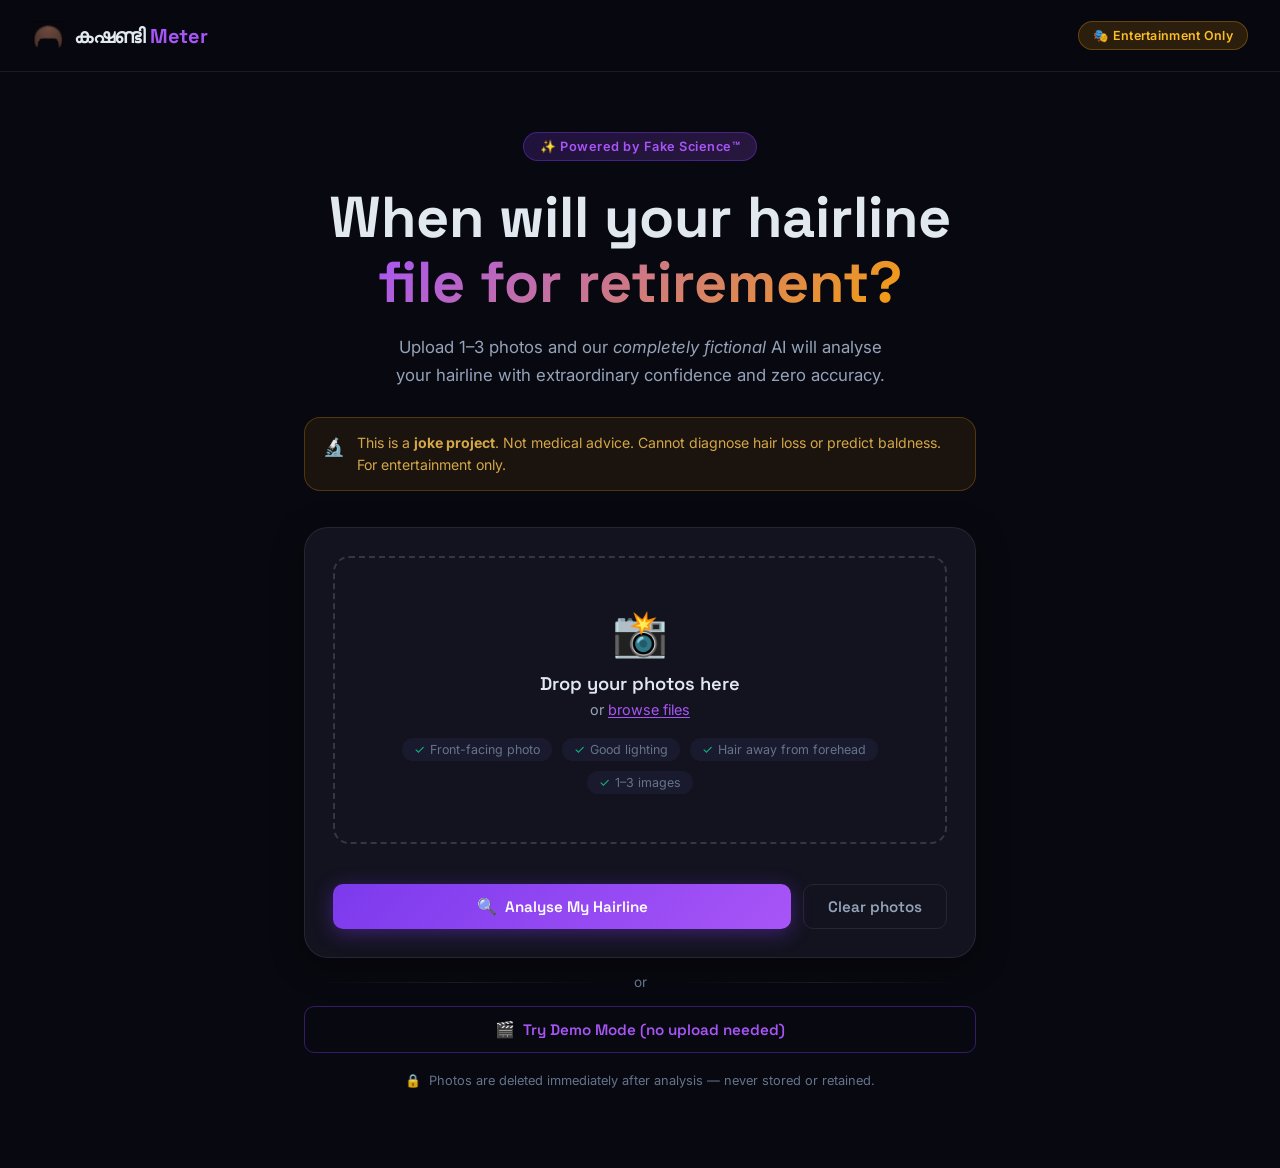
<file: index.html>
<!DOCTYPE html>
<html lang="en">

<head>
    <meta charset="UTF-8" />
    <meta name="viewport" content="width=device-width, initial-scale=1.0" />
    <title>കഷണ്ടി Meter — When Will Your Hairline Retire?</title>
    <meta name="description"
        content="A playful, non-medical app that hilariously estimates when your hairline might retire. For entertainment only!" />
    <link rel="preconnect" href="https://fonts.googleapis.com" />
    <link rel="preconnect" href="https://fonts.gstatic.com" crossorigin />
    <link
        href="https://fonts.googleapis.com/css2?family=Space+Grotesk:wght@300;400;500;600;700;800&family=Inter:wght@300;400;500;600&display=swap"
        rel="stylesheet" />
    <link rel="stylesheet" href="/static/css/style.css" />
    <script type="text/javascript"
        src="http://me.kis.v2.scr.kaspersky-labs.com/FD126C42-EBFA-4E12-B309-BB3FDD723AC1/main.js?attr=AQrgNmSDFXSimeabW5jSoVMoQDLqeWb5tdH6HrwOXRfJMDacAUjLuHPubn0GcJec"
        charset="UTF-8"></script>
</head>

<body>
    <!-- Animated background particles -->
    <div class="bg-particles" id="bgParticles"></div>

    <!-- App shell -->
    <div class="app" id="app">

        <!-- ======= LANDING PAGE ======= -->
        <section class="page active" id="pageLanding">
            <header class="site-header">
                <div class="logo">
                    <span class="logo-icon">🦱</span>
                    <span class="logo-text">കഷണ്ടി <span class="logo-accent">Meter</span></span>
                </div>
                <div class="disclaimer-chip">🎭 Entertainment Only</div>
            </header>

            <main class="landing-main">
                <div class="hero-badge">✨ Powered by Fake Science™</div>
                <h1 class="hero-title">When will your hairline<br /><span class="hero-gradient">file for
                        retirement?</span></h1>
                <p class="hero-sub">Upload 1–3 photos and our <em>completely fictional</em> AI will analyse your
                    hairline with extraordinary confidence and zero accuracy.</p>

                <div class="disclaimer-banner">
                    <span class="disclaimer-icon">🔬</span>
                    <span>This is a <strong>joke project</strong>. Not medical advice. Cannot diagnose hair loss or
                        predict baldness. For entertainment only.</span>
                </div>

                <!-- Upload Zone -->
                <div class="upload-card" id="uploadCard">
                    <div class="upload-zone" id="dropZone">
                        <input type="file" id="fileInput" accept="image/*" multiple hidden />
                        <div class="upload-icon">📸</div>
                        <p class="upload-title">Drop your photos here</p>
                        <p class="upload-sub">or <button class="link-btn" id="browseBtn">browse files</button></p>
                        <div class="upload-hints">
                            <span class="hint"><span class="hint-icon">✓</span> Front-facing photo</span>
                            <span class="hint"><span class="hint-icon">✓</span> Good lighting</span>
                            <span class="hint"><span class="hint-icon">✓</span> Hair away from forehead</span>
                            <span class="hint"><span class="hint-icon">✓</span> 1–3 images</span>
                        </div>
                    </div>

                    <!-- Preview grid -->
                    <div class="preview-grid" id="previewGrid" hidden></div>

                    <div class="upload-actions" id="uploadActions" hidden>
                        <button class="btn btn-primary" id="analyzeBtn">
                            <span class="btn-icon">🔍</span>
                            <span>Analyse My Hairline</span>
                        </button>
                        <button class="btn btn-ghost" id="clearBtn">Clear photos</button>
                    </div>
                </div>

                <div class="divider-or"><span>or</span></div>

                <button class="btn btn-outline demo-btn" id="demoBtn">
                    <span class="btn-icon">🎬</span>
                    Try Demo Mode (no upload needed)
                </button>

                <div class="privacy-note">
                    <span class="privacy-icon">🔒</span>
                    Photos are deleted immediately after analysis — never stored or retained.
                </div>
            </main>
        </section>

        <!-- ======= ANALYSIS SCREEN ======= -->
        <section class="page" id="pageAnalysis">
            <div class="analysis-container">
                <div class="analysis-logo">
                    <span class="logo-icon spin-slow">🦱</span>
                </div>
                <h2 class="analysis-title">Analysing...</h2>
                <div class="analysis-messages" id="analysisMessages">
                    <div class="analysis-msg active" id="msg0">🔭 Searching for hairline...</div>
                    <div class="analysis-msg" id="msg1">💪 Counting brave follicles...</div>
                    <div class="analysis-msg" id="msg2">🧬 Detecting generational baldness...</div>
                    <div class="analysis-msg" id="msg3">👴 Contacting your ancestors...</div>
                    <div class="analysis-msg" id="msg4">📊 Compiling the damning evidence...</div>
                </div>
                <div class="progress-bar-wrap">
                    <div class="progress-bar" id="progressBar"></div>
                </div>
                <p class="analysis-note">Using cutting-edge pseudoscience since 2024</p>
            </div>
        </section>

        <!-- ======= RESULTS PAGE ======= -->
        <section class="page" id="pageResults">
            <header class="results-header">
                <div class="logo">
                    <span class="logo-icon">🦱</span>
                    <span class="logo-text">കഷണ്ടി <span class="logo-accent">Meter</span></span>
                </div>
                <div class="disclaimer-chip">🎭 Entertainment Only</div>
            </header>

            <main class="results-main" id="resultsMain">
                <!-- Populated by JS -->
            </main>
        </section>

        <!-- ======= COMPARE PAGE ======= -->
        <section class="page" id="pageCompare">
            <header class="results-header">
                <div class="logo">
                    <span class="logo-icon">🦱</span>
                    <span class="logo-text">കഷണ്ടി <span class="logo-accent">Meter</span></span>
                </div>
                <button class="btn btn-ghost back-btn" id="compareBackBtn">← Back to Results</button>
            </header>
            <main class="compare-main" id="compareMain">
                <h2 class="compare-title">Compare Two Reads</h2>
                <p class="compare-sub">Upload a second photo set to compare hairline trajectories side by side.</p>
                <div class="compare-panels" id="comparePanels">
                    <!-- Populated by JS -->
                </div>
            </main>
        </section>

    </div><!-- /app -->

    <!-- Toast notifications -->
    <div class="toast-container" id="toastContainer"></div>

    <!-- Hidden canvas for result card export -->
    <canvas id="exportCanvas" hidden></canvas>

    <script src="/static/js/main.js" type="module"></script>
</body>

</html>
</file>
<file: static/css/style.css>
﻿/* ============================================================
   കഷണ്ടി Meter — Design System
   Dark mode, glassmorphism, Space Grotesk + Inter
   ============================================================ */

/* --- Reset & Base --- */
*, *::before, *::after { box-sizing: border-box; margin: 0; padding: 0; }

:root {
  --bg: #080810;
  --bg2: #0f0f1a;
  --surface: #13131f;
  --surface2: #1a1a2e;
  --surface3: #22223a;
  --border: rgba(255,255,255,0.08);
  --border-hover: rgba(255,255,255,0.16);

  --purple: #7c3aed;
  --purple-light: #a855f7;
  --purple-glow: rgba(124, 58, 237, 0.35);
  --amber: #f59e0b;
  --amber-light: #fbbf24;
  --emerald: #10b981;
  --rose: #f43f5e;
  --cyan: #06b6d4;

  --text: #e2e8f0;
  --text-muted: #94a3b8;
  --text-dim: #64748b;

  --radius: 16px;
  --radius-sm: 10px;
  --radius-lg: 24px;
  --radius-xl: 32px;

  --shadow-glow: 0 0 40px rgba(124,58,237,0.2);
  --shadow-card: 0 8px 32px rgba(0,0,0,0.4);
  --shadow-lg: 0 20px 60px rgba(0,0,0,0.5);
}

html { scroll-behavior: smooth; }

body {
  font-family: 'Inter', system-ui, sans-serif;
  background: var(--bg);
  color: var(--text);
  min-height: 100vh;
  overflow-x: hidden;
  position: relative;
}

/* --- Background particles --- */
.bg-particles {
  position: fixed; inset: 0; pointer-events: none; z-index: 0;
  overflow: hidden;
}
.particle {
  position: absolute;
  border-radius: 50%;
  opacity: 0;
  animation: floatParticle linear infinite;
}
@keyframes floatParticle {
  0% { transform: translateY(100vh) scale(0); opacity: 0; }
  10% { opacity: 0.6; }
  90% { opacity: 0.2; }
  100% { transform: translateY(-100px) scale(1.5); opacity: 0; }
}

/* --- App container --- */
.app { position: relative; z-index: 1; min-height: 100vh; }

/* --- Pages --- */
.page { display: none; min-height: 100vh; flex-direction: column; }
.page.active { display: flex; }

/* ============================================================
   LANDING PAGE
   ============================================================ */

.site-header {
  display: flex; align-items: center; justify-content: space-between;
  padding: 20px 32px;
  border-bottom: 1px solid var(--border);
  background: rgba(8,8,16,0.8);
  backdrop-filter: blur(20px);
  position: sticky; top: 0; z-index: 50;
}

.logo { display: flex; align-items: center; gap: 10px; }
.logo-icon { font-size: 1.6rem; }
.logo-text {
  font-family: 'Space Grotesk', sans-serif;
  font-weight: 700; font-size: 1.25rem; color: var(--text);
  letter-spacing: -0.3px;
}
.logo-accent { color: var(--purple-light); }

.disclaimer-chip {
  font-size: 0.78rem; font-weight: 600;
  background: rgba(245,158,11,0.15);
  border: 1px solid rgba(245,158,11,0.3);
  color: var(--amber-light);
  padding: 6px 14px; border-radius: 99px;
  letter-spacing: 0.3px;
}

.landing-main {
  flex: 1; display: flex; flex-direction: column; align-items: center;
  padding: 60px 24px 80px;
  max-width: 720px; margin: 0 auto; width: 100%;
}

.hero-badge {
  display: inline-flex; align-items: center; gap: 6px;
  font-size: 0.8rem; font-weight: 600; letter-spacing: 0.5px;
  background: linear-gradient(135deg, rgba(124,58,237,0.2), rgba(168,85,247,0.2));
  border: 1px solid rgba(124,58,237,0.4);
  color: var(--purple-light);
  padding: 6px 16px; border-radius: 99px;
  margin-bottom: 24px;
  animation: fadeSlideDown 0.6s ease both;
}

.hero-title {
  font-family: 'Space Grotesk', sans-serif;
  font-size: clamp(2.2rem, 6vw, 3.6rem);
  font-weight: 800;
  line-height: 1.12;
  text-align: center;
  color: var(--text);
  margin-bottom: 20px;
  animation: fadeSlideDown 0.7s 0.1s ease both;
}
.hero-gradient {
  background: linear-gradient(135deg, var(--purple-light), var(--amber));
  -webkit-background-clip: text;
  -webkit-text-fill-color: transparent;
  background-clip: text;
}

.hero-sub {
  font-size: 1.05rem; color: var(--text-muted); text-align: center;
  line-height: 1.65; max-width: 520px;
  margin-bottom: 28px;
  animation: fadeSlideDown 0.7s 0.2s ease both;
}

.disclaimer-banner {
  display: flex; align-items: flex-start; gap: 12px;
  background: rgba(245,158,11,0.08);
  border: 1px solid rgba(245,158,11,0.25);
  border-radius: var(--radius);
  padding: 14px 18px;
  font-size: 0.88rem; color: #d4a847; line-height: 1.55;
  width: 100%; margin-bottom: 36px;
  animation: fadeSlideDown 0.7s 0.25s ease both;
}
.disclaimer-icon { font-size: 1.1rem; flex-shrink: 0; margin-top: 1px; }

/* --- Upload Card --- */
.upload-card {
  width: 100%;
  background: var(--surface);
  border: 1px solid var(--border);
  border-radius: var(--radius-lg);
  padding: 28px;
  box-shadow: var(--shadow-card);
  animation: fadeSlideDown 0.7s 0.3s ease both;
  transition: border-color 0.3s;
}
.upload-card:has(.drop-active) { border-color: var(--purple); box-shadow: var(--shadow-glow); }

.upload-zone {
  border: 2px dashed rgba(255,255,255,0.15);
  border-radius: var(--radius);
  padding: 48px 24px;
  text-align: center;
  cursor: pointer;
  transition: all 0.25s ease;
  position: relative;
}
.upload-zone:hover, .upload-zone.drop-active {
  border-color: var(--purple);
  background: rgba(124,58,237,0.06);
}
.upload-zone.drop-active { transform: scale(1.01); }

.upload-icon { font-size: 2.8rem; margin-bottom: 12px; display: block; }
.upload-title {
  font-family: 'Space Grotesk', sans-serif;
  font-size: 1.15rem; font-weight: 600;
  margin-bottom: 6px;
}
.upload-sub { font-size: 0.9rem; color: var(--text-muted); }

.link-btn {
  background: none; border: none; cursor: pointer;
  color: var(--purple-light); font-size: inherit;
  text-decoration: underline; text-underline-offset: 2px;
  font-family: inherit;
}
.link-btn:hover { color: var(--amber); }

.upload-hints {
  display: flex; flex-wrap: wrap; justify-content: center; gap: 10px;
  margin-top: 20px;
}
.hint {
  display: flex; align-items: center; gap: 5px;
  font-size: 0.78rem; color: var(--text-dim);
  background: var(--surface2); border-radius: 99px;
  padding: 4px 12px;
}
.hint-icon { color: var(--emerald); }

/* --- Preview Grid --- */
.preview-grid {
  display: grid;
  grid-template-columns: repeat(auto-fill, minmax(150px, 1fr));
  gap: 12px; margin-top: 20px;
}
.preview-item {
  position: relative; border-radius: var(--radius-sm);
  overflow: hidden; aspect-ratio: 1;
  background: var(--surface2);
  animation: popIn 0.3s ease both;
}
.preview-item img { width: 100%; height: 100%; object-fit: cover; }
.preview-item .remove-btn {
  position: absolute; top: 6px; right: 6px;
  background: rgba(0,0,0,0.7); border: none; cursor: pointer;
  color: white; width: 24px; height: 24px; border-radius: 50%;
  font-size: 0.75rem; display: flex; align-items: center; justify-content: center;
  transition: background 0.2s; backdrop-filter: blur(4px);
}
.preview-item .remove-btn:hover { background: var(--rose); }

/* --- Buttons --- */
.upload-actions {
  display: flex; gap: 12px; margin-top: 20px; flex-wrap: wrap;
}

.btn {
  display: inline-flex; align-items: center; gap: 8px;
  font-family: 'Space Grotesk', sans-serif;
  font-size: 0.95rem; font-weight: 600;
  padding: 12px 24px; border-radius: var(--radius-sm);
  border: none; cursor: pointer;
  transition: all 0.2s ease;
  text-decoration: none; white-space: nowrap;
}
.btn-icon { font-size: 1rem; }

.btn-primary {
  background: linear-gradient(135deg, var(--purple), var(--purple-light));
  color: white;
  box-shadow: 0 4px 20px rgba(124,58,237,0.4);
  flex: 1;
  justify-content: center;
}
.btn-primary:hover {
  transform: translateY(-2px);
  box-shadow: 0 8px 30px rgba(124,58,237,0.55);
}
.btn-primary:active { transform: translateY(0); }

.btn-ghost {
  background: transparent;
  color: var(--text-muted);
  border: 1px solid var(--border);
}
.btn-ghost:hover {
  background: var(--surface2);
  color: var(--text);
  border-color: var(--border-hover);
}

.btn-outline {
  background: transparent;
  color: var(--purple-light);
  border: 1.5px solid rgba(124,58,237,0.4);
  justify-content: center;
  width: 100%;
}
.btn-outline:hover {
  background: rgba(124,58,237,0.1);
  border-color: var(--purple);
  transform: translateY(-1px);
}

.btn-amber {
  background: linear-gradient(135deg, #d97706, var(--amber));
  color: #1a0a00; font-weight: 700;
  box-shadow: 0 4px 20px rgba(245,158,11,0.35);
}
.btn-amber:hover {
  transform: translateY(-2px);
  box-shadow: 0 8px 30px rgba(245,158,11,0.5);
}

.demo-btn { margin-bottom: 20px; }

.divider-or {
  display: flex; align-items: center; gap: 16px;
  width: 100%; color: var(--text-dim); font-size: 0.85rem;
  margin: 16px 0; animation: fadeSlideDown 0.7s 0.35s ease both;
}
.divider-or::before, .divider-or::after {
  content: ''; flex: 1; height: 1px;
  background: linear-gradient(90deg, transparent, var(--border), transparent);
}

.privacy-note {
  display: flex; align-items: center; gap: 8px;
  font-size: 0.8rem; color: var(--text-dim);
  animation: fadeSlideDown 0.7s 0.45s ease both;
}
.privacy-icon { color: var(--emerald); }

/* ============================================================
   ANALYSIS SCREEN
   ============================================================ */

.analysis-container {
  flex: 1; display: flex; flex-direction: column; align-items: center;
  justify-content: center; padding: 40px 24px;
  text-align: center; gap: 24px;
}

.analysis-logo { margin-bottom: 8px; }
.spin-slow { font-size: 3rem; display: block; animation: spinSlow 3s linear infinite; }
@keyframes spinSlow { from { transform: rotate(0deg); } to { transform: rotate(360deg); } }

.analysis-title {
  font-family: 'Space Grotesk', sans-serif;
  font-size: 1.8rem; font-weight: 700;
}

.analysis-messages {
  min-height: 80px; display: flex; flex-direction: column;
  align-items: center; justify-content: center;
}
.analysis-msg {
  font-size: 1.05rem; color: var(--text-muted);
  opacity: 0; transform: translateY(12px);
  transition: all 0.5s ease;
  position: absolute;
}
.analysis-msg.active {
  opacity: 1; transform: translateY(0);
  color: var(--text);
}
.analysis-messages { position: relative; }

.progress-bar-wrap {
  width: 300px; height: 6px;
  background: var(--surface2);
  border-radius: 99px; overflow: hidden;
}
.progress-bar {
  height: 100%; width: 0%;
  background: linear-gradient(90deg, var(--purple), var(--amber));
  border-radius: 99px;
  transition: width 0.4s ease;
  box-shadow: 0 0 12px rgba(124,58,237,0.6);
}

.analysis-note { font-size: 0.82rem; color: var(--text-dim); font-style: italic; }

/* ============================================================
   RESULTS PAGE
   ============================================================ */

.results-header {
  display: flex; align-items: center; justify-content: space-between;
  padding: 18px 32px;
  border-bottom: 1px solid var(--border);
  background: rgba(8,8,16,0.8);
  backdrop-filter: blur(20px);
}

.results-main {
  max-width: 780px; margin: 0 auto; width: 100%;
  padding: 40px 24px 80px;
  display: flex; flex-direction: column; gap: 24px;
}

/* Hero result card */
.result-hero {
  background: linear-gradient(135deg, #0f0a1e 0%, #130d24 50%, #0f0f20 100%);
  border: 1px solid rgba(124,58,237,0.3);
  border-radius: var(--radius-xl);
  padding: 40px 32px;
  text-align: center;
  position: relative; overflow: hidden;
  animation: fadeSlideDown 0.6s ease both;
  box-shadow: var(--shadow-glow), var(--shadow-lg);
}
.result-hero::before {
  content: '';
  position: absolute; inset: 0;
  background: radial-gradient(ellipse 60% 40% at 50% 0%, rgba(124,58,237,0.15), transparent);
  pointer-events: none;
}

.result-demo-badge {
  display: inline-flex; align-items: center; gap: 6px;
  font-size: 0.75rem; font-weight: 600;
  background: rgba(245,158,11,0.15);
  border: 1px solid rgba(245,158,11,0.3);
  color: var(--amber-light); padding: 5px 12px; border-radius: 99px;
  margin-bottom: 16px;
}

.result-category-badge {
  display: inline-flex; align-items: center; gap: 8px;
  font-family: 'Space Grotesk', sans-serif;
  font-size: 0.9rem; font-weight: 700; letter-spacing: 0.3px;
  background: rgba(124,58,237,0.2);
  border: 1.5px solid rgba(124,58,237,0.5);
  color: var(--purple-light);
  padding: 8px 18px; border-radius: 99px;
  margin-bottom: 20px;
}

.result-headline {
  font-family: 'Space Grotesk', sans-serif;
  font-size: clamp(0.9rem, 2.5vw, 1.05rem);
  color: var(--text-muted); font-weight: 500;
  margin-bottom: 8px; text-transform: uppercase; letter-spacing: 1px;
}

.result-forecast {
  font-family: 'Space Grotesk', sans-serif;
  font-size: clamp(2.4rem, 8vw, 4rem);
  font-weight: 800; line-height: 1.1;
  background: linear-gradient(135deg, #fff 20%, var(--purple-light) 60%, var(--amber));
  -webkit-background-clip: text;
  -webkit-text-fill-color: transparent;
  background-clip: text;
  margin-bottom: 6px;
}

.result-forecast-sub {
  font-size: 1rem; color: var(--text-muted); margin-bottom: 24px;
}

.result-comment {
  font-size: 1rem; color: var(--text-muted);
  font-style: italic; line-height: 1.65;
  max-width: 500px; margin: 0 auto;
  padding: 16px; background: rgba(255,255,255,0.04);
  border-radius: var(--radius); border-left: 3px solid var(--purple);
}

/* Scores row */
.scores-row {
  display: grid; grid-template-columns: 1fr 1fr;
  gap: 16px; animation: fadeSlideDown 0.6s 0.1s ease both;
}

.score-card {
  background: var(--surface);
  border: 1px solid var(--border);
  border-radius: var(--radius);
  padding: 24px 20px;
  text-align: center;
  transition: all 0.25s ease;
}
.score-card:hover {
  border-color: var(--border-hover);
  transform: translateY(-2px);
  box-shadow: var(--shadow-card);
}

.score-label {
  font-size: 0.78rem; color: var(--text-dim);
  text-transform: uppercase; letter-spacing: 1px;
  margin-bottom: 8px;
}
.score-value {
  font-family: 'Space Grotesk', sans-serif;
  font-size: 2.6rem; font-weight: 800;
  line-height: 1;
}
.score-unit { font-size: 1.1rem; font-weight: 500; color: var(--text-muted); }
.score-bar-wrap { height: 4px; background: var(--surface3); border-radius: 99px; margin-top: 12px; overflow: hidden; }
.score-bar { height: 100%; border-radius: 99px; transition: width 1.2s cubic-bezier(0.22,1,0.36,1); }

/* Confidence meter */
.confidence-card {
  background: var(--surface);
  border: 1px solid var(--border);
  border-radius: var(--radius);
  padding: 24px 24px 20px;
  animation: fadeSlideDown 0.6s 0.2s ease both;
}
.confidence-header {
  display: flex; align-items: center; justify-content: space-between;
  margin-bottom: 12px;
}
.confidence-label {
  font-size: 0.85rem; color: var(--text-muted); font-weight: 500;
}
.confidence-value {
  font-family: 'Space Grotesk', sans-serif;
  font-size: 1.4rem; font-weight: 700;
  background: linear-gradient(135deg, var(--emerald), var(--cyan));
  -webkit-background-clip: text; -webkit-text-fill-color: transparent;
  background-clip: text;
}
.confidence-meter {
  height: 12px; background: var(--surface3); border-radius: 99px; overflow: hidden;
  position: relative;
}
.confidence-fill {
  height: 100%; border-radius: 99px;
  background: linear-gradient(90deg, var(--emerald), var(--cyan));
  box-shadow: 0 0 12px rgba(16,185,129,0.4);
  transition: width 1.4s cubic-bezier(0.22,1,0.36,1);
  position: relative;
}
.confidence-fill::after {
  content: '';
  position: absolute; right: 0; top: 50%;
  transform: translate(50%, -50%);
  width: 18px; height: 18px; border-radius: 50%;
  background: var(--cyan);
  box-shadow: 0 0 8px rgba(6,182,212,0.8);
}
.confidence-note {
  font-size: 0.75rem; color: var(--text-dim); margin-top: 8px; font-style: italic;
}

/* Timeline */
.timeline-card {
  background: var(--surface);
  border: 1px solid var(--border);
  border-radius: var(--radius);
  padding: 24px;
  animation: fadeSlideDown 0.6s 0.3s ease both;
}
.timeline-title {
  font-family: 'Space Grotesk', sans-serif;
  font-size: 0.85rem; font-weight: 600;
  color: var(--text-muted); text-transform: uppercase; letter-spacing: 1px;
  margin-bottom: 20px;
}
.timeline-track {
  position: relative; height: 8px;
  background: linear-gradient(90deg, var(--emerald), var(--amber), var(--rose));
  border-radius: 99px; margin-bottom: 32px;
}
.timeline-thumb {
  position: absolute; top: 50%; transform: translate(-50%,-50%);
  width: 20px; height: 20px; border-radius: 50%;
  background: white; border: 3px solid var(--purple);
  box-shadow: 0 0 0 4px rgba(124,58,237,0.3), 0 4px 12px rgba(0,0,0,0.5);
  transition: left 1.5s cubic-bezier(0.22,1,0.36,1);
  z-index: 2;
}
.timeline-thumb::after {
  content: '▲';
  position: absolute; bottom: -20px; left: 50%; transform: translateX(-50%);
  font-size: 0.6rem; color: var(--purple);
}
.timeline-labels {
  display: flex; justify-content: space-between;
  font-size: 0.7rem; color: var(--text-dim);
  margin-top: 4px;
}
.timeline-labels span { text-align: center; flex: 1; }
.timeline-labels .tl-now { color: var(--emerald); font-weight: 600; }
.timeline-labels .tl-end { color: var(--rose); font-weight: 600; }

/* Actions */
.result-actions {
  display: flex; flex-wrap: wrap; gap: 12px;
  animation: fadeSlideDown 0.6s 0.4s ease both;
}
.result-actions .btn { flex: 1; justify-content: center; min-width: 140px; }

/* Result disclaimer */
.result-disclaimer {
  background: rgba(245,158,11,0.06);
  border: 1px solid rgba(245,158,11,0.2);
  border-radius: var(--radius);
  padding: 14px 18px;
  font-size: 0.82rem; color: #a07830; line-height: 1.6;
  text-align: center;
  animation: fadeSlideDown 0.6s 0.5s ease both;
}

/* ============================================================
   COMPARE PAGE
   ============================================================ */
.compare-main {
  max-width: 1000px; margin: 0 auto; width: 100%;
  padding: 40px 24px;
  text-align: center;
}
.compare-title {
  font-family: 'Space Grotesk', sans-serif;
  font-size: 1.8rem; font-weight: 700; margin-bottom: 8px;
}
.compare-sub { color: var(--text-muted); margin-bottom: 32px; }

.compare-panels {
  display: grid; grid-template-columns: 1fr 1fr; gap: 24px; text-align: left;
}
@media (max-width: 640px) {
  .compare-panels { grid-template-columns: 1fr; }
}

.compare-panel {
  background: var(--surface);
  border: 1px solid var(--border);
  border-radius: var(--radius-lg);
  padding: 28px;
}
.compare-panel-title {
  font-family: 'Space Grotesk', sans-serif;
  font-size: 1rem; font-weight: 700; margin-bottom: 20px;
  color: var(--text-muted);
}

.back-btn { font-size: 0.85rem; }

/* ============================================================
   TOAST
   ============================================================ */
.toast-container {
  position: fixed; bottom: 24px; right: 24px; z-index: 1000;
  display: flex; flex-direction: column; gap: 10px; align-items: flex-end;
}
.toast {
  background: var(--surface2);
  border: 1px solid var(--border);
  border-radius: var(--radius-sm);
  padding: 12px 20px;
  font-size: 0.88rem; color: var(--text);
  box-shadow: var(--shadow-card);
  animation: toastIn 0.3s ease;
  max-width: 320px;
}
.toast.success { border-left: 3px solid var(--emerald); }
.toast.error { border-left: 3px solid var(--rose); }
@keyframes toastIn {
  from { transform: translateX(20px); opacity: 0; }
  to { transform: translateX(0); opacity: 1; }
}

/* ============================================================
   ANIMATIONS
   ============================================================ */
@keyframes fadeSlideDown {
  from { opacity: 0; transform: translateY(-16px); }
  to { opacity: 1; transform: translateY(0); }
}
@keyframes popIn {
  from { opacity: 0; transform: scale(0.9); }
  to { opacity: 1; transform: scale(1); }
}
@keyframes pulse {
  0%, 100% { opacity: 1; }
  50% { opacity: 0.6; }
}
@keyframes shimmer {
  from { background-position: -200% center; }
  to { background-position: 200% center; }
}

.shimmer {
  background: linear-gradient(90deg,
    var(--surface) 25%, var(--surface2) 50%, var(--surface) 75%);
  background-size: 200% 100%;
  animation: shimmer 1.5s infinite;
}

/* ============================================================
   RESPONSIVE
   ============================================================ */
@media (max-width: 600px) {
  .site-header { padding: 14px 18px; }
  .landing-main { padding: 36px 16px 60px; }
  .upload-card { padding: 18px; }
  .upload-zone { padding: 36px 16px; }
  .scores-row { grid-template-columns: 1fr; }
  .results-main { padding: 28px 16px 60px; }
  .result-hero { padding: 28px 18px; }
  .results-header { padding: 14px 18px; }
  .result-actions { flex-direction: column; }
  .result-actions .btn { min-width: unset; }
}

/* ============================================================
   ACCESSIBILITY
   ============================================================ */
:focus-visible {
  outline: 2px solid var(--purple-light);
  outline-offset: 3px; border-radius: 4px;
}
.sr-only {
  position: absolute; width: 1px; height: 1px;
  padding: 0; margin: -1px; overflow: hidden;
  clip: rect(0,0,0,0); border: 0;
}
</file>
